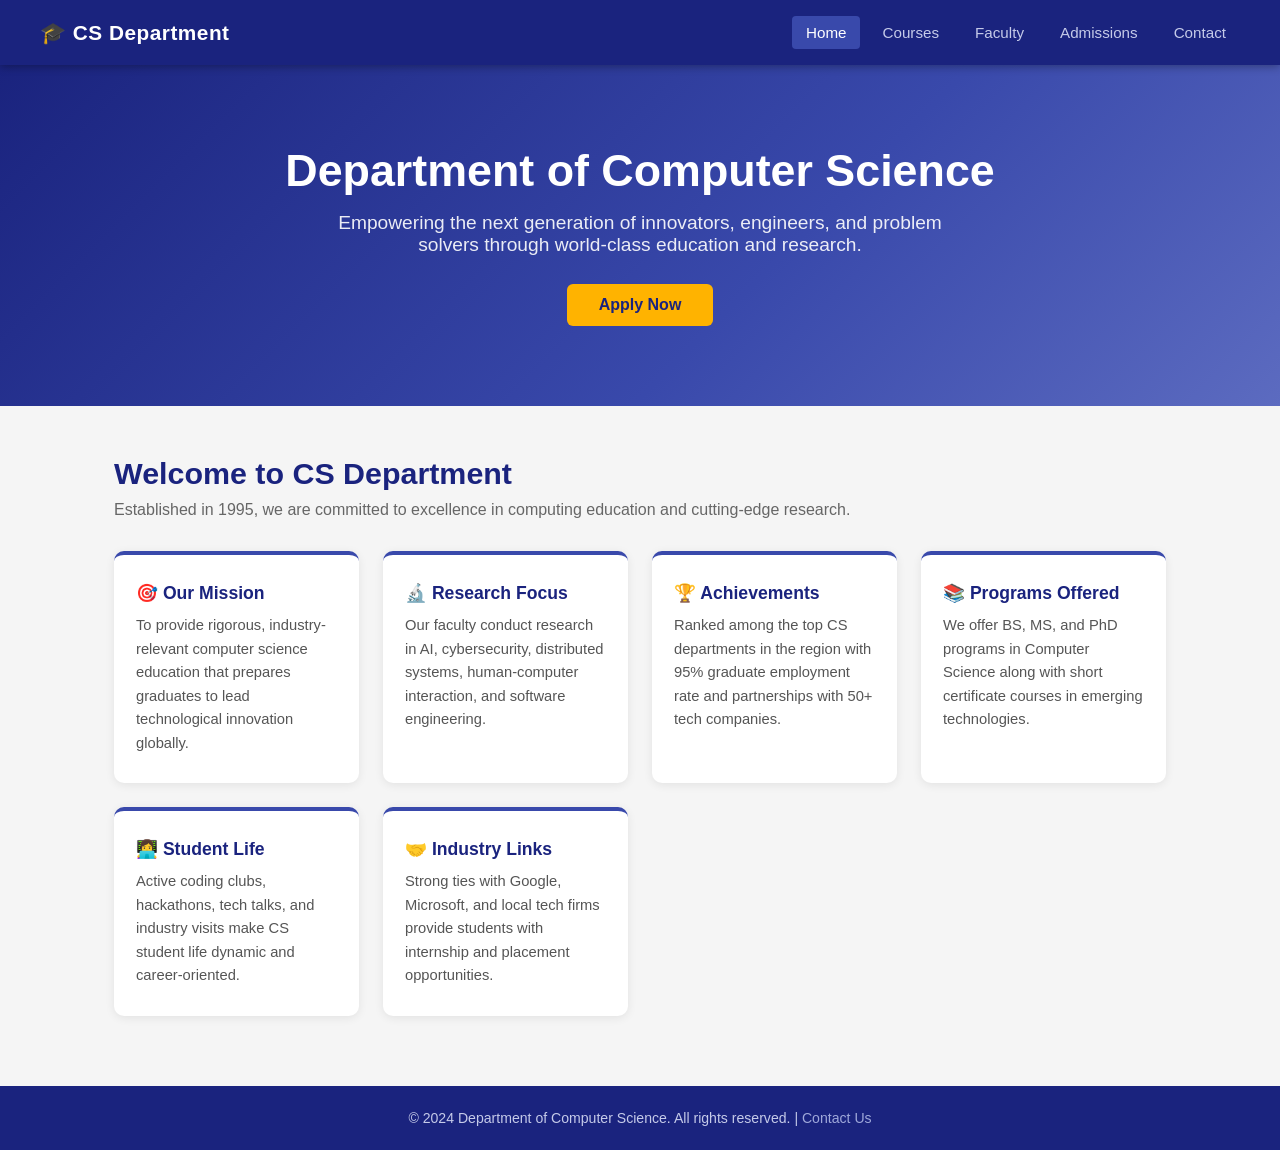
<file: src/index.html>
<!DOCTYPE html>
<html lang="en">
<head>
  <meta charset="UTF-8" />
  <meta name="viewport" content="width=device-width, initial-scale=1.0"/>
  <title>CS Department | Home</title>
  <link rel="stylesheet" href="css/style.css" />
</head>
<body>

<nav>
  <a class="logo" href="index.html">🎓 CS Department</a>
  <ul>
    <li><a href="index.html" class="active">Home</a></li>
    <li><a href="courses.html">Courses</a></li>
    <li><a href="faculty.html">Faculty</a></li>
    <li><a href="admissions.html">Admissions</a></li>
    <li><a href="contact.html">Contact</a></li>
  </ul>
</nav>

<div class="hero">
  <h1>Department of Computer Science</h1>
  <p>Empowering the next generation of innovators, engineers, and problem solvers through world-class education and research.</p>
  <a href="admissions.html" class="btn">Apply Now</a>
</div>

<main>
  <h2 class="section-title">Welcome to CS Department</h2>
  <p class="section-subtitle">Established in 1995, we are committed to excellence in computing education and cutting-edge research.</p>

  <div class="cards">
    <div class="card">
      <h3>🎯 Our Mission</h3>
      <p>To provide rigorous, industry-relevant computer science education that prepares graduates to lead technological innovation globally.</p>
    </div>
    <div class="card">
      <h3>🔬 Research Focus</h3>
      <p>Our faculty conduct research in AI, cybersecurity, distributed systems, human-computer interaction, and software engineering.</p>
    </div>
    <div class="card">
      <h3>🏆 Achievements</h3>
      <p>Ranked among the top CS departments in the region with 95% graduate employment rate and partnerships with 50+ tech companies.</p>
    </div>
    <div class="card">
      <h3>📚 Programs Offered</h3>
      <p>We offer BS, MS, and PhD programs in Computer Science along with short certificate courses in emerging technologies.</p>
    </div>
    <div class="card">
      <h3>👩‍💻 Student Life</h3>
      <p>Active coding clubs, hackathons, tech talks, and industry visits make CS student life dynamic and career-oriented.</p>
    </div>
    <div class="card">
      <h3>🤝 Industry Links</h3>
      <p>Strong ties with Google, Microsoft, and local tech firms provide students with internship and placement opportunities.</p>
    </div>
  </div>
</main>

<footer>
  <p>© 2024 Department of Computer Science. All rights reserved. |
    <a href="contact.html">Contact Us</a>
  </p>
</footer>

</body>
</html>
</file>
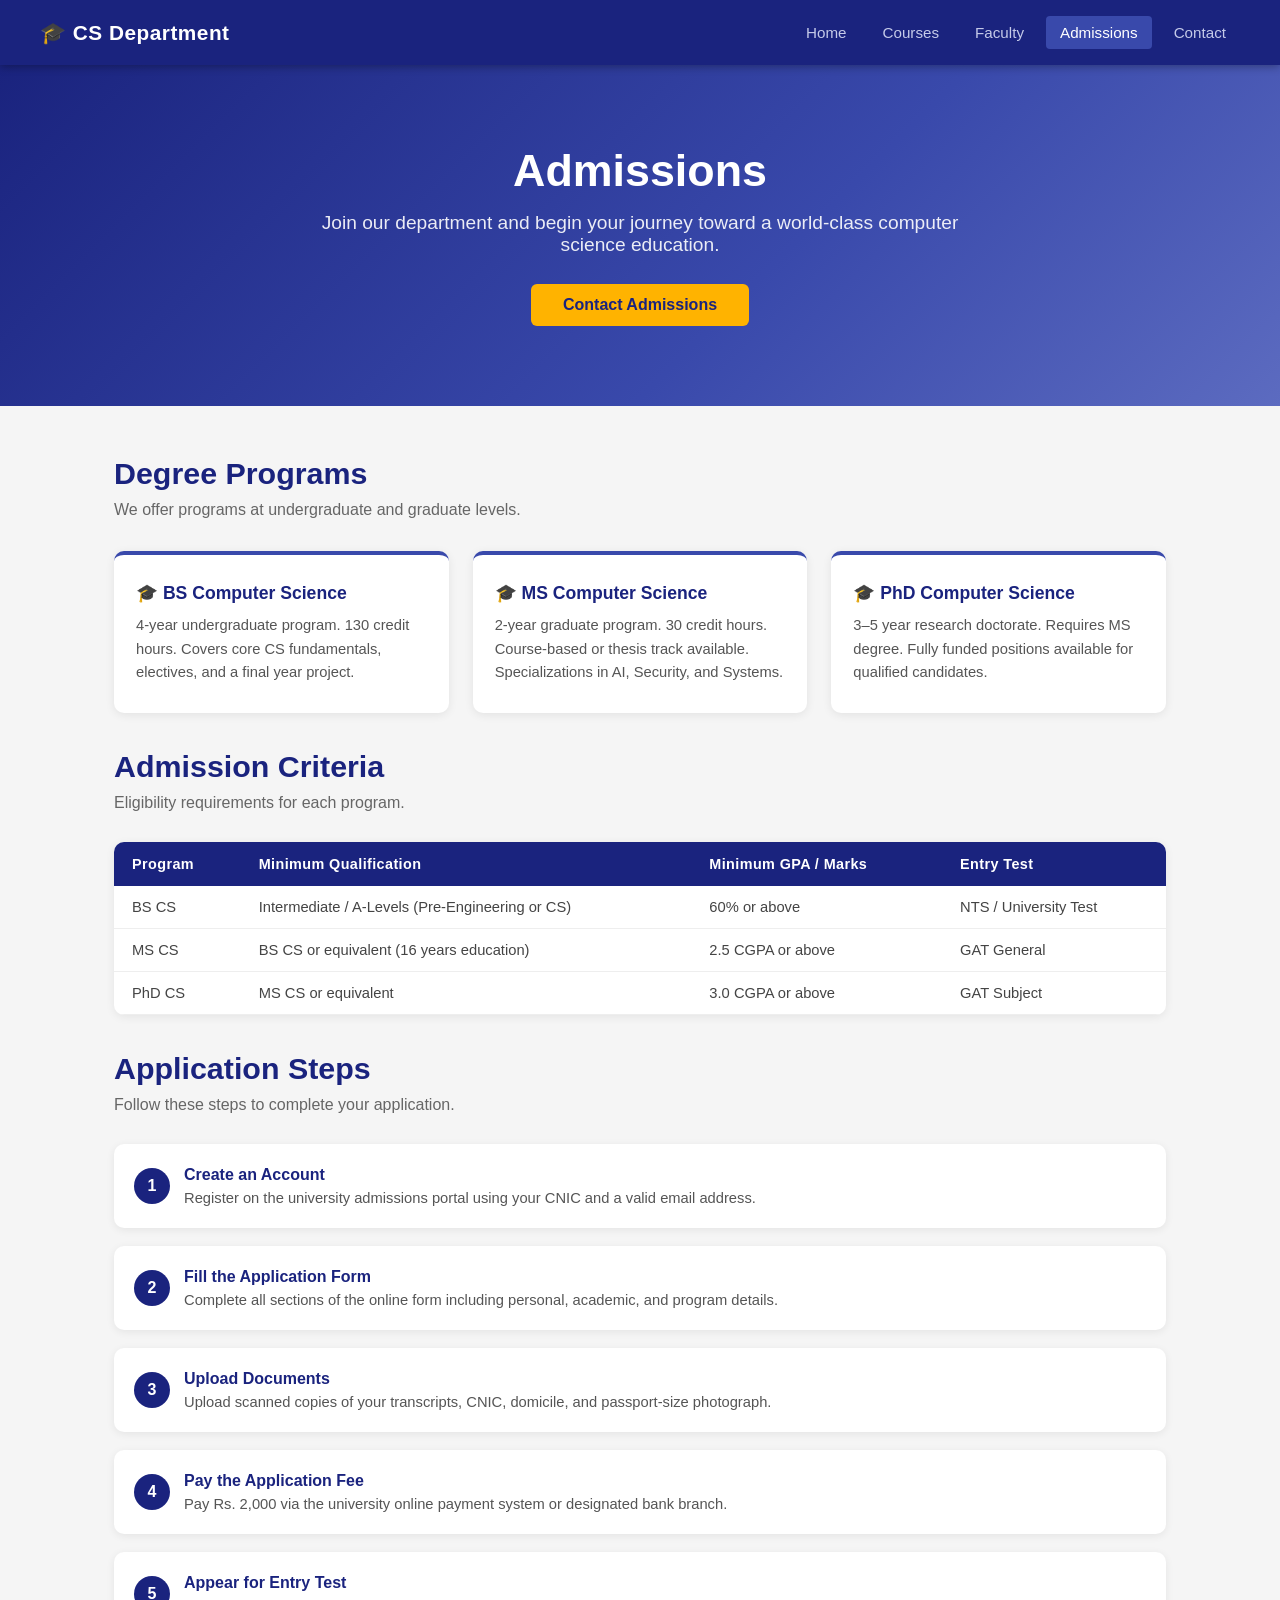
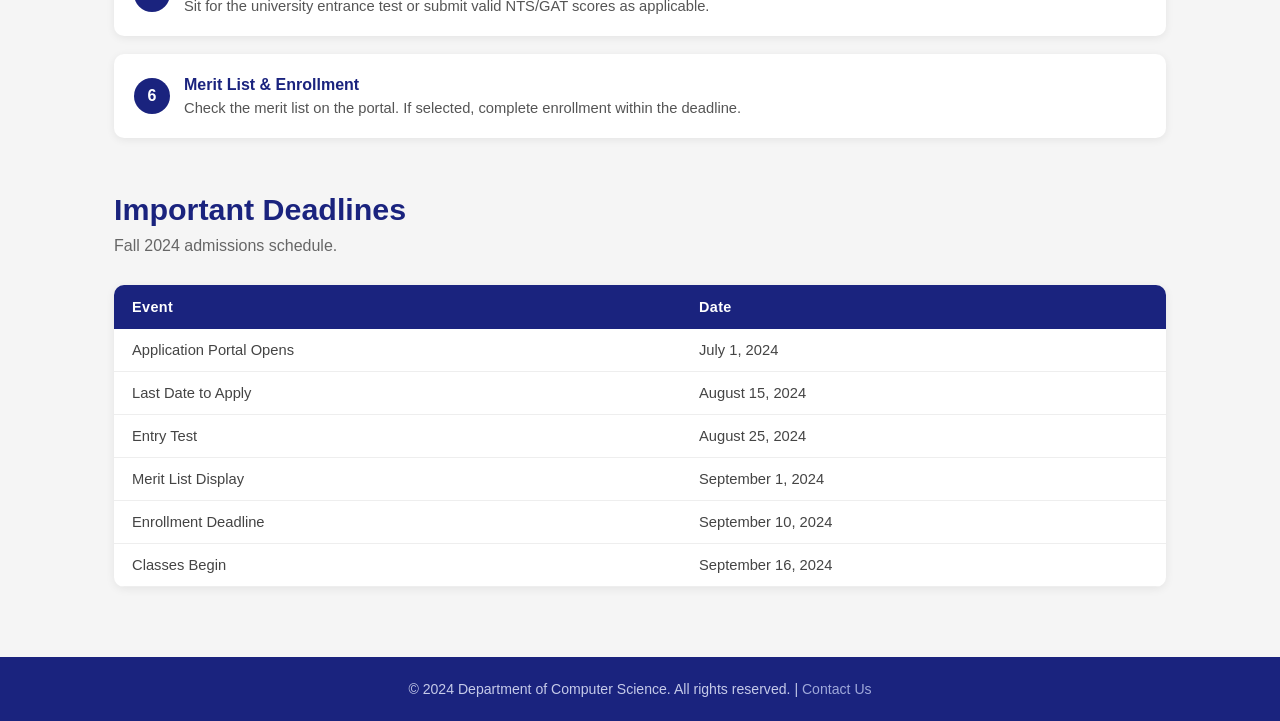
<file: src/admissions.html>
<!DOCTYPE html>
<html lang="en">
<head>
  <meta charset="UTF-8" />
  <meta name="viewport" content="width=device-width, initial-scale=1.0"/>
  <title>CS Department | Admissions</title>
  <link rel="stylesheet" href="css/style.css" />
</head>
<body>

<nav>
  <a class="logo" href="index.html">🎓 CS Department</a>
  <ul>
    <li><a href="index.html">Home</a></li>
    <li><a href="courses.html">Courses</a></li>
    <li><a href="faculty.html">Faculty</a></li>
    <li><a href="admissions.html" class="active">Admissions</a></li>
    <li><a href="contact.html">Contact</a></li>
  </ul>
</nav>

<div class="hero">
  <h1>Admissions</h1>
  <p>Join our department and begin your journey toward a world-class computer science education.</p>
  <a href="contact.html" class="btn">Contact Admissions</a>
</div>

<main>
  <h2 class="section-title">Degree Programs</h2>
  <p class="section-subtitle">We offer programs at undergraduate and graduate levels.</p>

  <div class="cards">
    <div class="card">
      <h3>🎓 BS Computer Science</h3>
      <p>4-year undergraduate program. 130 credit hours. Covers core CS fundamentals, electives, and a final year project.</p>
    </div>
    <div class="card">
      <h3>🎓 MS Computer Science</h3>
      <p>2-year graduate program. 30 credit hours. Course-based or thesis track available. Specializations in AI, Security, and Systems.</p>
    </div>
    <div class="card">
      <h3>🎓 PhD Computer Science</h3>
      <p>3–5 year research doctorate. Requires MS degree. Fully funded positions available for qualified candidates.</p>
    </div>
  </div>

  <br><br>
  <h2 class="section-title">Admission Criteria</h2>
  <p class="section-subtitle">Eligibility requirements for each program.</p>

  <table>
    <thead>
      <tr>
        <th>Program</th>
        <th>Minimum Qualification</th>
        <th>Minimum GPA / Marks</th>
        <th>Entry Test</th>
      </tr>
    </thead>
    <tbody>
      <tr><td>BS CS</td><td>Intermediate / A-Levels (Pre-Engineering or CS)</td><td>60% or above</td><td>NTS / University Test</td></tr>
      <tr><td>MS CS</td><td>BS CS or equivalent (16 years education)</td><td>2.5 CGPA or above</td><td>GAT General</td></tr>
      <tr><td>PhD CS</td><td>MS CS or equivalent</td><td>3.0 CGPA or above</td><td>GAT Subject</td></tr>
    </tbody>
  </table>

  <br><br>
  <h2 class="section-title">Application Steps</h2>
  <p class="section-subtitle">Follow these steps to complete your application.</p>

  <div class="steps">
    <div class="step">
      <h4>Create an Account</h4>
      <p>Register on the university admissions portal using your CNIC and a valid email address.</p>
    </div>
    <div class="step">
      <h4>Fill the Application Form</h4>
      <p>Complete all sections of the online form including personal, academic, and program details.</p>
    </div>
    <div class="step">
      <h4>Upload Documents</h4>
      <p>Upload scanned copies of your transcripts, CNIC, domicile, and passport-size photograph.</p>
    </div>
    <div class="step">
      <h4>Pay the Application Fee</h4>
      <p>Pay Rs. 2,000 via the university online payment system or designated bank branch.</p>
    </div>
    <div class="step">
      <h4>Appear for Entry Test</h4>
      <p>Sit for the university entrance test or submit valid NTS/GAT scores as applicable.</p>
    </div>
    <div class="step">
      <h4>Merit List & Enrollment</h4>
      <p>Check the merit list on the portal. If selected, complete enrollment within the deadline.</p>
    </div>
  </div>

  <br><br>
  <h2 class="section-title">Important Deadlines</h2>
  <p class="section-subtitle">Fall 2024 admissions schedule.</p>

  <table>
    <thead>
      <tr><th>Event</th><th>Date</th></tr>
    </thead>
    <tbody>
      <tr><td>Application Portal Opens</td><td>July 1, 2024</td></tr>
      <tr><td>Last Date to Apply</td><td>August 15, 2024</td></tr>
      <tr><td>Entry Test</td><td>August 25, 2024</td></tr>
      <tr><td>Merit List Display</td><td>September 1, 2024</td></tr>
      <tr><td>Enrollment Deadline</td><td>September 10, 2024</td></tr>
      <tr><td>Classes Begin</td><td>September 16, 2024</td></tr>
    </tbody>
  </table>
</main>

<footer>
  <p>© 2024 Department of Computer Science. All rights reserved. |
    <a href="contact.html">Contact Us</a>
  </p>
</footer>

</body>
</html>
</file>
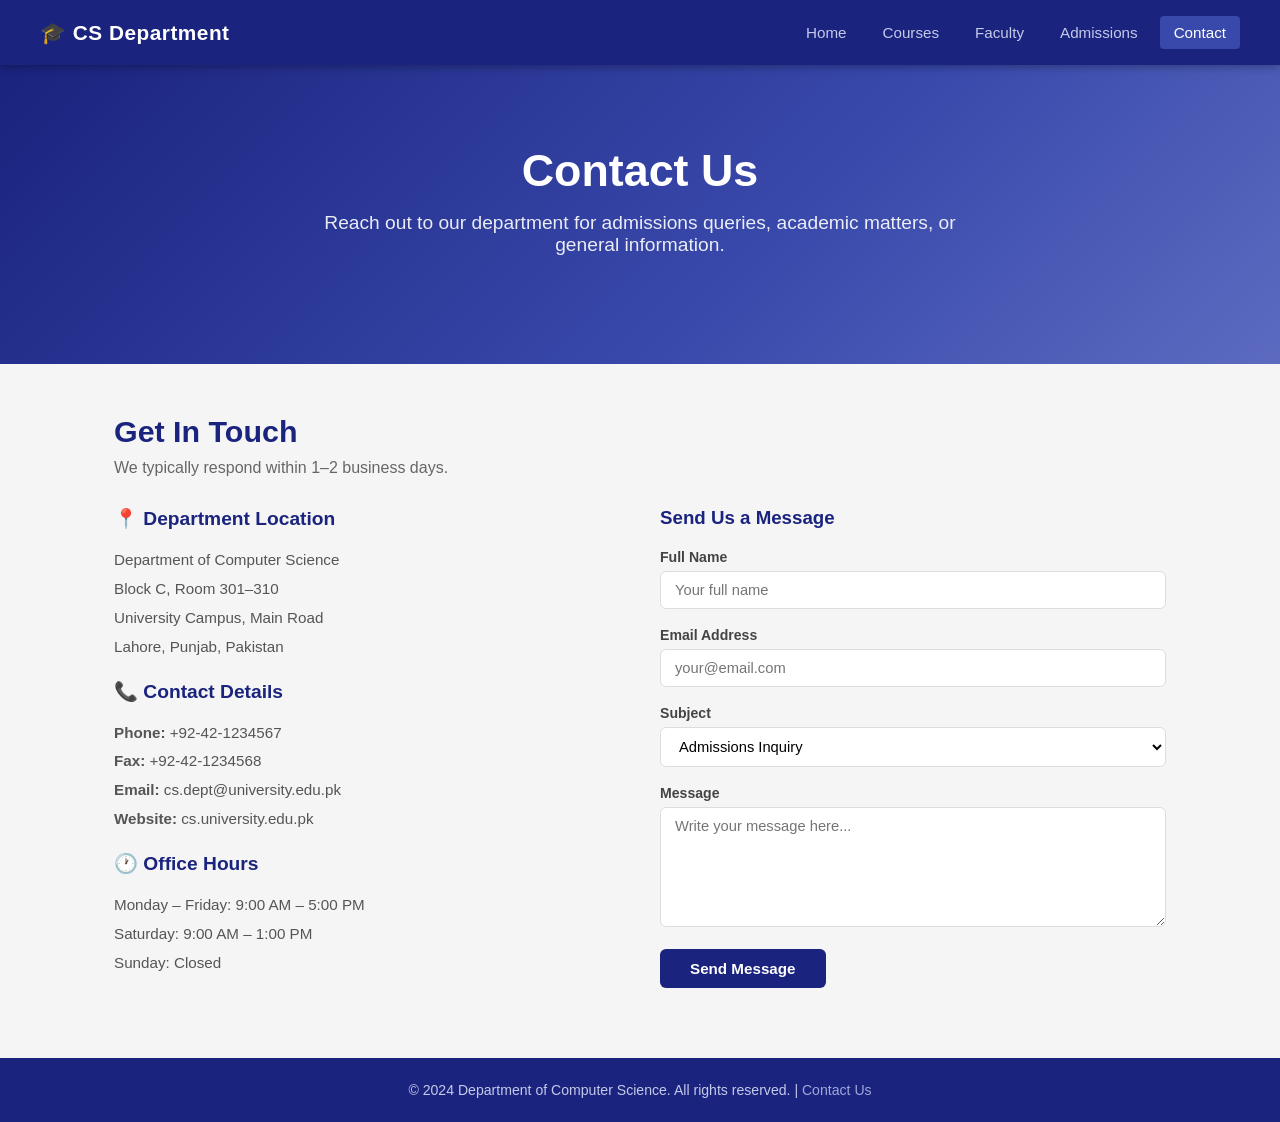
<file: src/contact.html>
<!DOCTYPE html>
<html lang="en">
<head>
  <meta charset="UTF-8" />
  <meta name="viewport" content="width=device-width, initial-scale=1.0"/>
  <title>CS Department | Contact</title>
  <link rel="stylesheet" href="css/style.css" />
</head>
<body>

<nav>
  <a class="logo" href="index.html">🎓 CS Department</a>
  <ul>
    <li><a href="index.html">Home</a></li>
    <li><a href="courses.html">Courses</a></li>
    <li><a href="faculty.html">Faculty</a></li>
    <li><a href="admissions.html">Admissions</a></li>
    <li><a href="contact.html" class="active">Contact</a></li>
  </ul>
</nav>

<div class="hero">
  <h1>Contact Us</h1>
  <p>Reach out to our department for admissions queries, academic matters, or general information.</p>
</div>

<main>
  <h2 class="section-title">Get In Touch</h2>
  <p class="section-subtitle">We typically respond within 1–2 business days.</p>

  <div class="contact-grid">
    <div class="contact-info">
      <h3>📍 Department Location</h3>
      <p>
        Department of Computer Science<br>
        Block C, Room 301–310<br>
        University Campus, Main Road<br>
        Lahore, Punjab, Pakistan
      </p>
      <br>
      <h3>📞 Contact Details</h3>
      <p>
        <strong>Phone:</strong> +92-42-1234567<br>
        <strong>Fax:</strong> +92-42-1234568<br>
        <strong>Email:</strong> cs.dept@university.edu.pk<br>
        <strong>Website:</strong> cs.university.edu.pk
      </p>
      <br>
      <h3>🕐 Office Hours</h3>
      <p>
        Monday – Friday: 9:00 AM – 5:00 PM<br>
        Saturday: 9:00 AM – 1:00 PM<br>
        Sunday: Closed
      </p>
    </div>

    <div class="contact-form">
      <h3 style="color:#1a237e; margin-bottom:20px;">Send Us a Message</h3>
      <div class="form-group">
        <label>Full Name</label>
        <input type="text" placeholder="Your full name" />
      </div>
      <div class="form-group">
        <label>Email Address</label>
        <input type="email" placeholder="your@email.com" />
      </div>
      <div class="form-group">
        <label>Subject</label>
        <select>
          <option>Admissions Inquiry</option>
          <option>Academic Matter</option>
          <option>Fee / Finance</option>
          <option>Research Collaboration</option>
          <option>General Information</option>
        </select>
      </div>
      <div class="form-group">
        <label>Message</label>
        <textarea placeholder="Write your message here..."></textarea>
      </div>
      <button type="button">Send Message</button>
    </div>
  </div>
</main>

<footer>
  <p>© 2024 Department of Computer Science. All rights reserved. |
    <a href="contact.html">Contact Us</a>
  </p>
</footer>

</body>
</html>
</file>
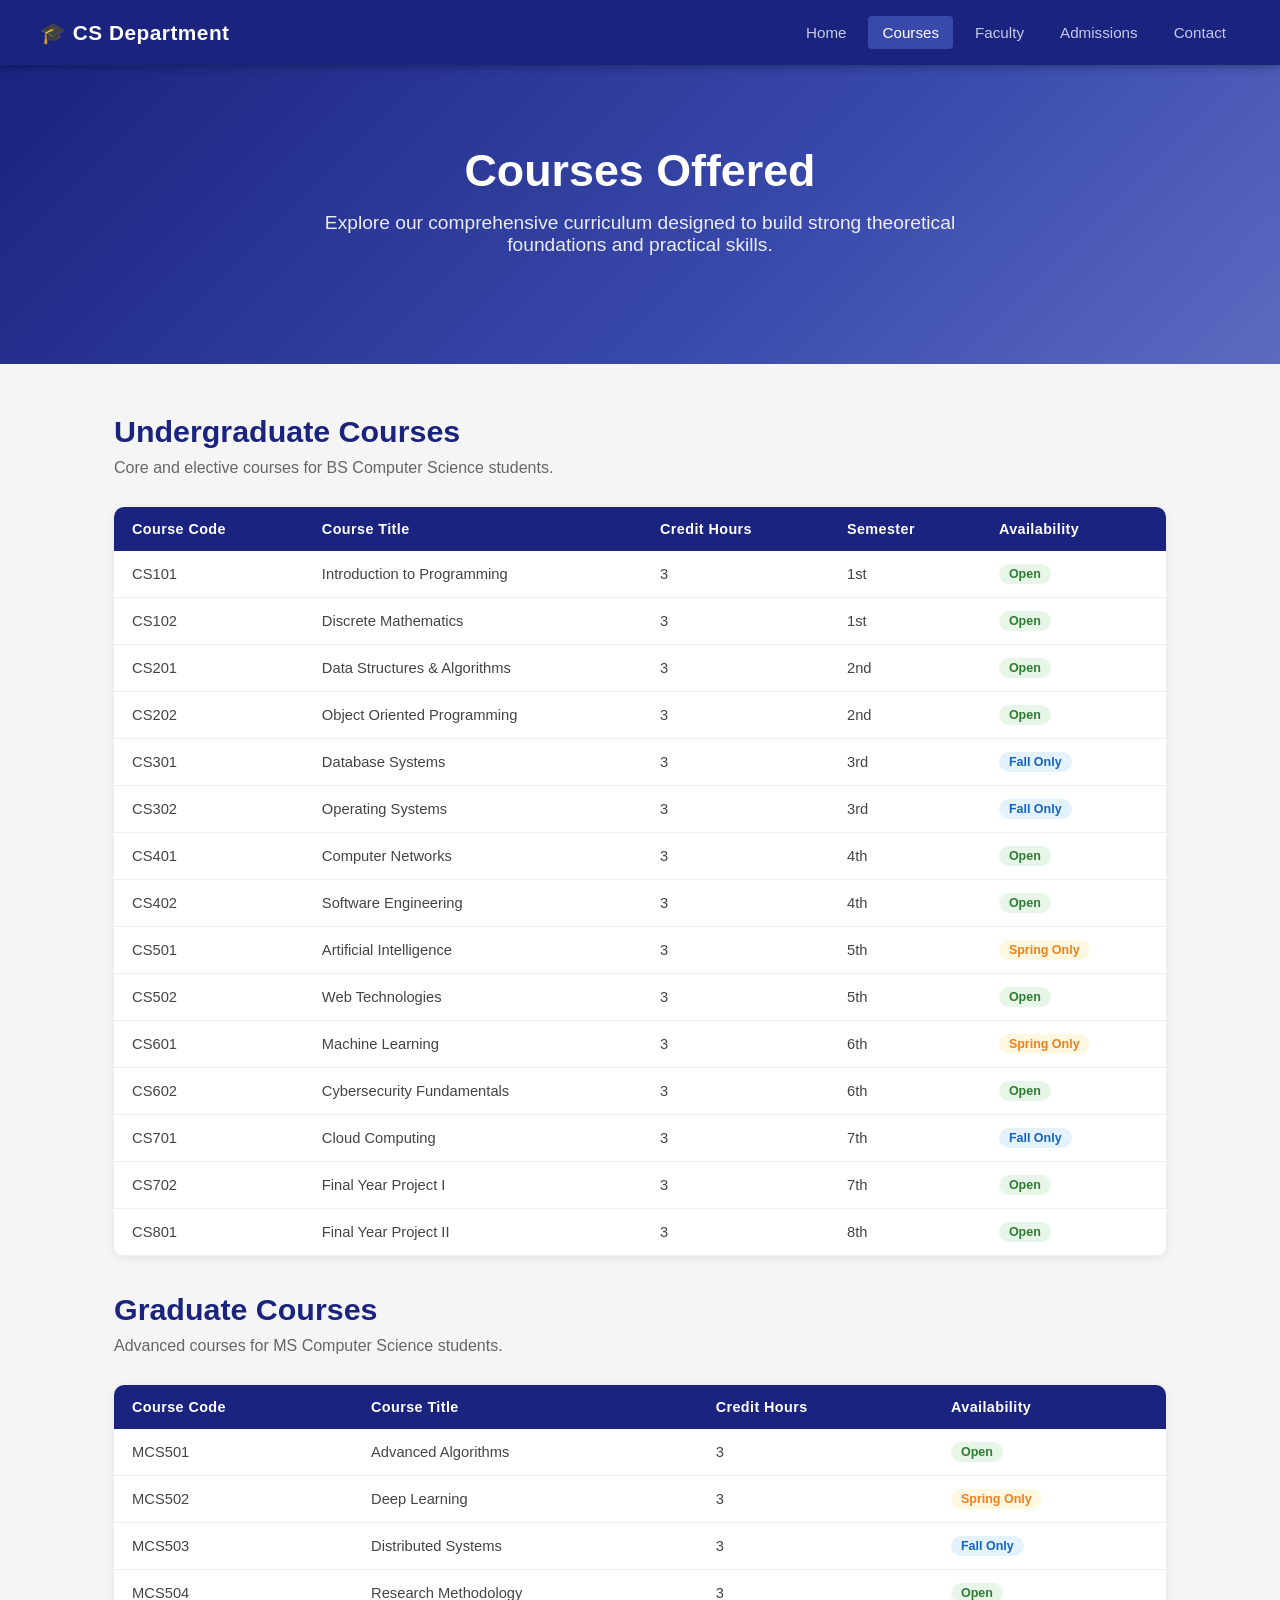
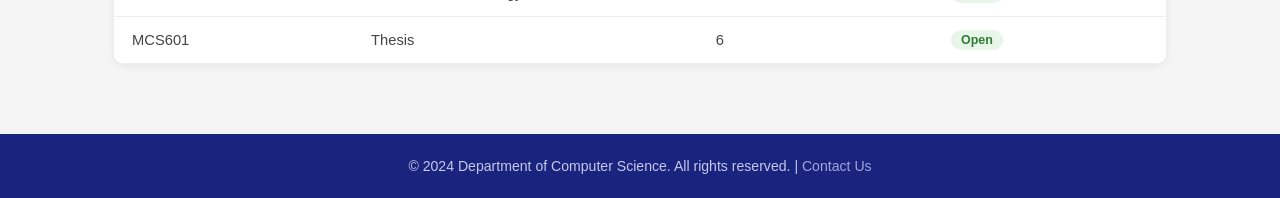
<file: src/courses.html>
<!DOCTYPE html>
<html lang="en">
<head>
  <meta charset="UTF-8" />
  <meta name="viewport" content="width=device-width, initial-scale=1.0"/>
  <title>CS Department | Courses</title>
  <link rel="stylesheet" href="css/style.css" />
</head>
<body>

<nav>
  <a class="logo" href="index.html">🎓 CS Department</a>
  <ul>
    <li><a href="index.html">Home</a></li>
    <li><a href="courses.html" class="active">Courses</a></li>
    <li><a href="faculty.html">Faculty</a></li>
    <li><a href="admissions.html">Admissions</a></li>
    <li><a href="contact.html">Contact</a></li>
  </ul>
</nav>

<div class="hero">
  <h1>Courses Offered</h1>
  <p>Explore our comprehensive curriculum designed to build strong theoretical foundations and practical skills.</p>
</div>

<main>
  <h2 class="section-title">Undergraduate Courses</h2>
  <p class="section-subtitle">Core and elective courses for BS Computer Science students.</p>

  <table>
    <thead>
      <tr>
        <th>Course Code</th>
        <th>Course Title</th>
        <th>Credit Hours</th>
        <th>Semester</th>
        <th>Availability</th>
      </tr>
    </thead>
    <tbody>
      <tr><td>CS101</td><td>Introduction to Programming</td><td>3</td><td>1st</td><td><span class="badge badge-green">Open</span></td></tr>
      <tr><td>CS102</td><td>Discrete Mathematics</td><td>3</td><td>1st</td><td><span class="badge badge-green">Open</span></td></tr>
      <tr><td>CS201</td><td>Data Structures & Algorithms</td><td>3</td><td>2nd</td><td><span class="badge badge-green">Open</span></td></tr>
      <tr><td>CS202</td><td>Object Oriented Programming</td><td>3</td><td>2nd</td><td><span class="badge badge-green">Open</span></td></tr>
      <tr><td>CS301</td><td>Database Systems</td><td>3</td><td>3rd</td><td><span class="badge badge-blue">Fall Only</span></td></tr>
      <tr><td>CS302</td><td>Operating Systems</td><td>3</td><td>3rd</td><td><span class="badge badge-blue">Fall Only</span></td></tr>
      <tr><td>CS401</td><td>Computer Networks</td><td>3</td><td>4th</td><td><span class="badge badge-green">Open</span></td></tr>
      <tr><td>CS402</td><td>Software Engineering</td><td>3</td><td>4th</td><td><span class="badge badge-green">Open</span></td></tr>
      <tr><td>CS501</td><td>Artificial Intelligence</td><td>3</td><td>5th</td><td><span class="badge badge-amber">Spring Only</span></td></tr>
      <tr><td>CS502</td><td>Web Technologies</td><td>3</td><td>5th</td><td><span class="badge badge-green">Open</span></td></tr>
      <tr><td>CS601</td><td>Machine Learning</td><td>3</td><td>6th</td><td><span class="badge badge-amber">Spring Only</span></td></tr>
      <tr><td>CS602</td><td>Cybersecurity Fundamentals</td><td>3</td><td>6th</td><td><span class="badge badge-green">Open</span></td></tr>
      <tr><td>CS701</td><td>Cloud Computing</td><td>3</td><td>7th</td><td><span class="badge badge-blue">Fall Only</span></td></tr>
      <tr><td>CS702</td><td>Final Year Project I</td><td>3</td><td>7th</td><td><span class="badge badge-green">Open</span></td></tr>
      <tr><td>CS801</td><td>Final Year Project II</td><td>3</td><td>8th</td><td><span class="badge badge-green">Open</span></td></tr>
    </tbody>
  </table>

  <br><br>
  <h2 class="section-title">Graduate Courses</h2>
  <p class="section-subtitle">Advanced courses for MS Computer Science students.</p>

  <table>
    <thead>
      <tr>
        <th>Course Code</th>
        <th>Course Title</th>
        <th>Credit Hours</th>
        <th>Availability</th>
      </tr>
    </thead>
    <tbody>
      <tr><td>MCS501</td><td>Advanced Algorithms</td><td>3</td><td><span class="badge badge-green">Open</span></td></tr>
      <tr><td>MCS502</td><td>Deep Learning</td><td>3</td><td><span class="badge badge-amber">Spring Only</span></td></tr>
      <tr><td>MCS503</td><td>Distributed Systems</td><td>3</td><td><span class="badge badge-blue">Fall Only</span></td></tr>
      <tr><td>MCS504</td><td>Research Methodology</td><td>3</td><td><span class="badge badge-green">Open</span></td></tr>
      <tr><td>MCS601</td><td>Thesis</td><td>6</td><td><span class="badge badge-green">Open</span></td></tr>
    </tbody>
  </table>
</main>

<footer>
  <p>© 2024 Department of Computer Science. All rights reserved. |
    <a href="contact.html">Contact Us</a>
  </p>
</footer>

</body>
</html>
</file>
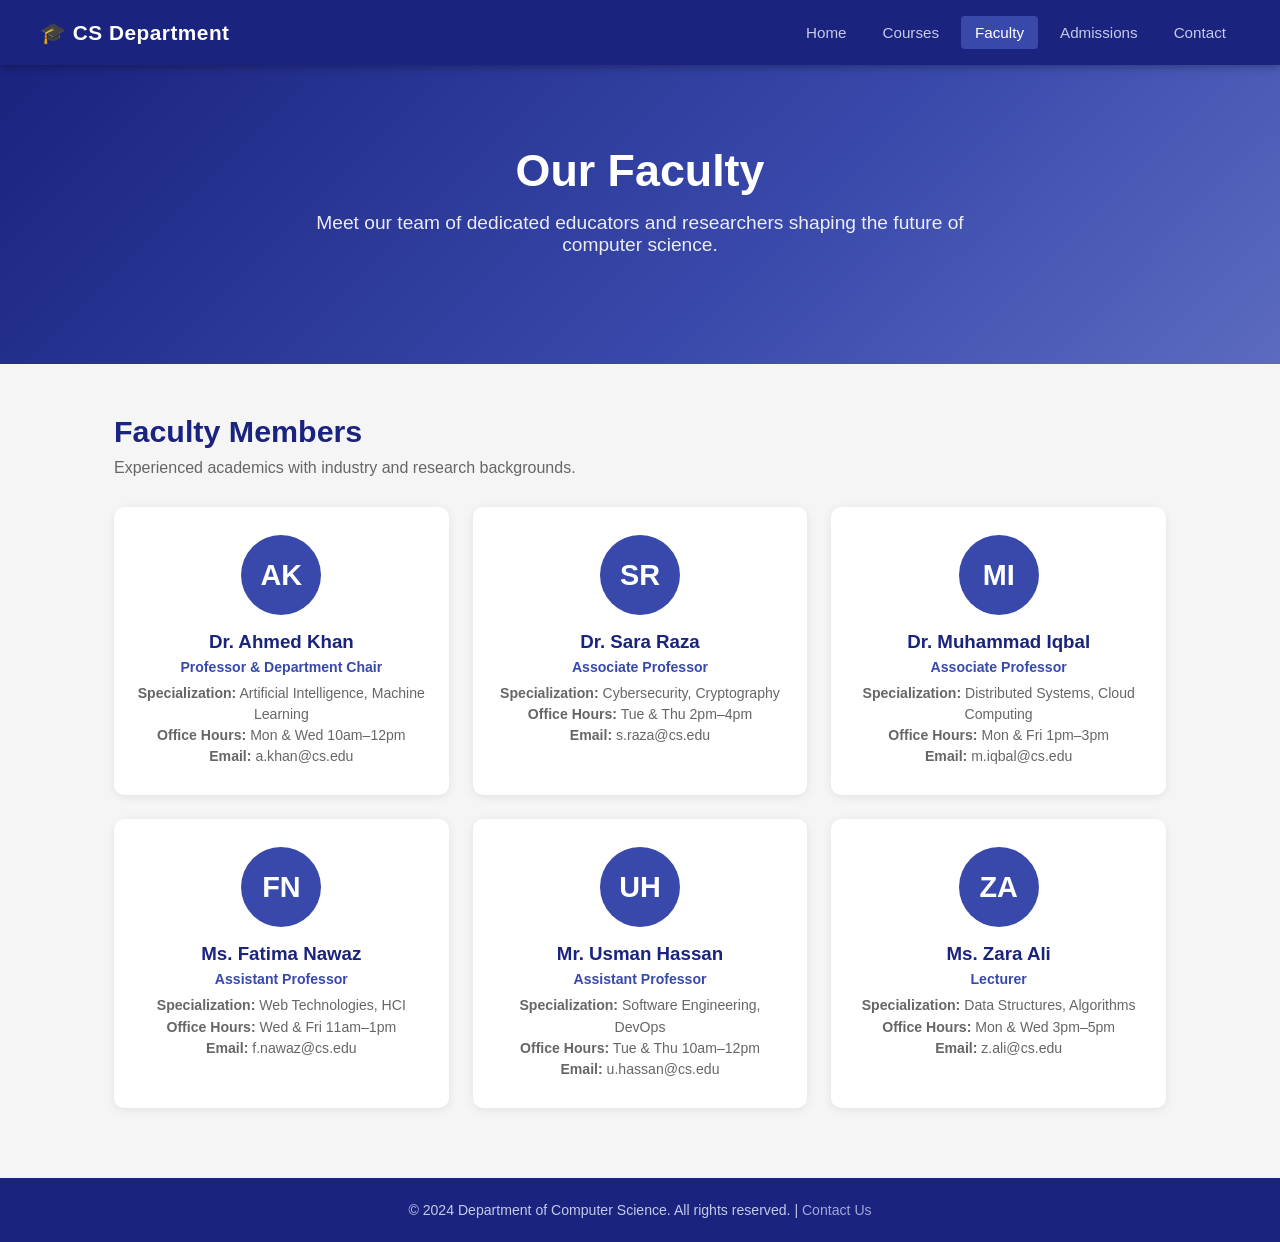
<file: src/faculty.html>
<!DOCTYPE html>
<html lang="en">
<head>
  <meta charset="UTF-8" />
  <meta name="viewport" content="width=device-width, initial-scale=1.0"/>
  <title>CS Department | Faculty</title>
  <link rel="stylesheet" href="css/style.css" />
</head>
<body>

<nav>
  <a class="logo" href="index.html">🎓 CS Department</a>
  <ul>
    <li><a href="index.html">Home</a></li>
    <li><a href="courses.html">Courses</a></li>
    <li><a href="faculty.html" class="active">Faculty</a></li>
    <li><a href="admissions.html">Admissions</a></li>
    <li><a href="contact.html">Contact</a></li>
  </ul>
</nav>

<div class="hero">
  <h1>Our Faculty</h1>
  <p>Meet our team of dedicated educators and researchers shaping the future of computer science.</p>
</div>

<main>
  <h2 class="section-title">Faculty Members</h2>
  <p class="section-subtitle">Experienced academics with industry and research backgrounds.</p>

  <div class="faculty-grid">
    <div class="faculty-card">
      <div class="avatar">AK</div>
      <h3>Dr. Ahmed Khan</h3>
      <div class="designation">Professor & Department Chair</div>
      <p><strong>Specialization:</strong> Artificial Intelligence, Machine Learning</p>
      <p><strong>Office Hours:</strong> Mon & Wed 10am–12pm</p>
      <p><strong>Email:</strong> a.khan@cs.edu</p>
    </div>
    <div class="faculty-card">
      <div class="avatar">SR</div>
      <h3>Dr. Sara Raza</h3>
      <div class="designation">Associate Professor</div>
      <p><strong>Specialization:</strong> Cybersecurity, Cryptography</p>
      <p><strong>Office Hours:</strong> Tue & Thu 2pm–4pm</p>
      <p><strong>Email:</strong> s.raza@cs.edu</p>
    </div>
    <div class="faculty-card">
      <div class="avatar">MI</div>
      <h3>Dr. Muhammad Iqbal</h3>
      <div class="designation">Associate Professor</div>
      <p><strong>Specialization:</strong> Distributed Systems, Cloud Computing</p>
      <p><strong>Office Hours:</strong> Mon & Fri 1pm–3pm</p>
      <p><strong>Email:</strong> m.iqbal@cs.edu</p>
    </div>
    <div class="faculty-card">
      <div class="avatar">FN</div>
      <h3>Ms. Fatima Nawaz</h3>
      <div class="designation">Assistant Professor</div>
      <p><strong>Specialization:</strong> Web Technologies, HCI</p>
      <p><strong>Office Hours:</strong> Wed & Fri 11am–1pm</p>
      <p><strong>Email:</strong> f.nawaz@cs.edu</p>
    </div>
    <div class="faculty-card">
      <div class="avatar">UH</div>
      <h3>Mr. Usman Hassan</h3>
      <div class="designation">Assistant Professor</div>
      <p><strong>Specialization:</strong> Software Engineering, DevOps</p>
      <p><strong>Office Hours:</strong> Tue & Thu 10am–12pm</p>
      <p><strong>Email:</strong> u.hassan@cs.edu</p>
    </div>
    <div class="faculty-card">
      <div class="avatar">ZA</div>
      <h3>Ms. Zara Ali</h3>
      <div class="designation">Lecturer</div>
      <p><strong>Specialization:</strong> Data Structures, Algorithms</p>
      <p><strong>Office Hours:</strong> Mon & Wed 3pm–5pm</p>
      <p><strong>Email:</strong> z.ali@cs.edu</p>
    </div>
  </div>
</main>

<footer>
  <p>© 2024 Department of Computer Science. All rights reserved. |
    <a href="contact.html">Contact Us</a>
  </p>
</footer>

</body>
</html>
</file>
<file: src/css/style.css>
* {
  margin: 0;
  padding: 0;
  box-sizing: border-box;
}

body {
  font-family: 'Segoe UI', Tahoma, Geneva, Verdana, sans-serif;
  color: #333;
  background-color: #f5f5f5;
}

/* NAVBAR */
nav {
  background-color: #1a237e;
  padding: 0 40px;
  display: flex;
  align-items: center;
  justify-content: space-between;
  height: 65px;
  position: sticky;
  top: 0;
  z-index: 100;
  box-shadow: 0 2px 8px rgba(0,0,0,0.3);
}

nav .logo {
  color: #fff;
  font-size: 1.3rem;
  font-weight: 700;
  text-decoration: none;
  letter-spacing: 0.5px;
}

nav ul {
  list-style: none;
  display: flex;
  gap: 8px;
}

nav ul li a {
  color: #c5cae9;
  text-decoration: none;
  padding: 8px 14px;
  border-radius: 4px;
  font-size: 0.95rem;
  transition: background 0.2s, color 0.2s;
}

nav ul li a:hover,
nav ul li a.active {
  background-color: #3949ab;
  color: #fff;
}

/* HERO */
.hero {
  background: linear-gradient(135deg, #1a237e 0%, #3949ab 60%, #5c6bc0 100%);
  color: white;
  padding: 80px 40px;
  text-align: center;
}

.hero h1 {
  font-size: 2.8rem;
  margin-bottom: 16px;
  font-weight: 800;
}

.hero p {
  font-size: 1.2rem;
  max-width: 650px;
  margin: 0 auto 28px;
  opacity: 0.9;
}

.hero .btn {
  background-color: #ffb300;
  color: #1a237e;
  padding: 12px 32px;
  border-radius: 6px;
  text-decoration: none;
  font-weight: 700;
  font-size: 1rem;
  transition: background 0.2s;
  display: inline-block;
}

.hero .btn:hover {
  background-color: #ffa000;
}

/* MAIN CONTENT */
main {
  max-width: 1100px;
  margin: 50px auto;
  padding: 0 24px;
}

/* CARDS */
.cards {
  display: grid;
  grid-template-columns: repeat(auto-fit, minmax(240px, 1fr));
  gap: 24px;
  margin-top: 32px;
}

.card {
  background: #fff;
  border-radius: 10px;
  padding: 28px 22px;
  box-shadow: 0 2px 10px rgba(0,0,0,0.08);
  border-top: 4px solid #3949ab;
  transition: transform 0.2s, box-shadow 0.2s;
}

.card:hover {
  transform: translateY(-4px);
  box-shadow: 0 6px 18px rgba(0,0,0,0.12);
}

.card h3 {
  color: #1a237e;
  margin-bottom: 10px;
  font-size: 1.1rem;
}

.card p {
  font-size: 0.92rem;
  line-height: 1.6;
  color: #555;
}

/* SECTION TITLES */
.section-title {
  font-size: 1.9rem;
  color: #1a237e;
  margin-bottom: 10px;
  font-weight: 700;
}

.section-subtitle {
  color: #666;
  font-size: 1rem;
  margin-bottom: 30px;
}

/* TABLE */
table {
  width: 100%;
  border-collapse: collapse;
  background: #fff;
  border-radius: 10px;
  overflow: hidden;
  box-shadow: 0 2px 10px rgba(0,0,0,0.07);
  margin-top: 20px;
}

thead {
  background-color: #1a237e;
  color: white;
}

thead th {
  padding: 14px 18px;
  text-align: left;
  font-size: 0.9rem;
  letter-spacing: 0.4px;
}

tbody tr {
  border-bottom: 1px solid #eee;
  transition: background 0.15s;
}

tbody tr:hover {
  background-color: #e8eaf6;
}

tbody td {
  padding: 13px 18px;
  font-size: 0.92rem;
  color: #444;
}

/* FACULTY CARDS */
.faculty-grid {
  display: grid;
  grid-template-columns: repeat(auto-fit, minmax(260px, 1fr));
  gap: 24px;
  margin-top: 30px;
}

.faculty-card {
  background: #fff;
  border-radius: 10px;
  padding: 28px 22px;
  box-shadow: 0 2px 10px rgba(0,0,0,0.08);
  text-align: center;
}

.faculty-card .avatar {
  width: 80px;
  height: 80px;
  border-radius: 50%;
  background-color: #3949ab;
  color: white;
  font-size: 1.8rem;
  font-weight: 700;
  display: flex;
  align-items: center;
  justify-content: center;
  margin: 0 auto 16px;
}

.faculty-card h3 {
  color: #1a237e;
  margin-bottom: 6px;
}

.faculty-card .designation {
  color: #3949ab;
  font-size: 0.88rem;
  font-weight: 600;
  margin-bottom: 8px;
}

.faculty-card p {
  font-size: 0.88rem;
  color: #666;
  line-height: 1.5;
}

/* CONTACT FORM */
.contact-grid {
  display: grid;
  grid-template-columns: 1fr 1fr;
  gap: 40px;
  margin-top: 30px;
}

.contact-info h3 {
  color: #1a237e;
  margin-bottom: 16px;
  font-size: 1.2rem;
}

.contact-info p {
  font-size: 0.95rem;
  line-height: 1.9;
  color: #555;
}

.contact-form .form-group {
  margin-bottom: 18px;
}

.contact-form label {
  display: block;
  font-size: 0.88rem;
  font-weight: 600;
  color: #444;
  margin-bottom: 6px;
}

.contact-form input,
.contact-form textarea,
.contact-form select {
  width: 100%;
  padding: 10px 14px;
  border: 1px solid #ddd;
  border-radius: 6px;
  font-size: 0.92rem;
  font-family: inherit;
  transition: border 0.2s;
  background: #fff;
}

.contact-form input:focus,
.contact-form textarea:focus,
.contact-form select:focus {
  outline: none;
  border-color: #3949ab;
}

.contact-form textarea {
  height: 120px;
  resize: vertical;
}

.contact-form button {
  background-color: #1a237e;
  color: white;
  border: none;
  padding: 11px 30px;
  border-radius: 6px;
  font-size: 0.95rem;
  font-weight: 600;
  cursor: pointer;
  transition: background 0.2s;
}

.contact-form button:hover {
  background-color: #3949ab;
}

/* BADGE */
.badge {
  display: inline-block;
  padding: 3px 10px;
  border-radius: 12px;
  font-size: 0.78rem;
  font-weight: 600;
}

.badge-green { background: #e8f5e9; color: #2e7d32; }
.badge-blue  { background: #e3f2fd; color: #1565c0; }
.badge-amber { background: #fff8e1; color: #f57f17; }

/* FOOTER */
footer {
  background-color: #1a237e;
  color: #c5cae9;
  text-align: center;
  padding: 24px 40px;
  margin-top: 70px;
  font-size: 0.88rem;
}

footer a {
  color: #9fa8da;
  text-decoration: none;
}

footer a:hover {
  color: #fff;
}

/* ADMISSIONS STEPS */
.steps {
  counter-reset: step-counter;
  margin-top: 30px;
}

.step {
  background: #fff;
  border-radius: 10px;
  padding: 22px 22px 22px 70px;
  margin-bottom: 18px;
  box-shadow: 0 2px 8px rgba(0,0,0,0.07);
  position: relative;
}

.step::before {
  counter-increment: step-counter;
  content: counter(step-counter);
  position: absolute;
  left: 20px;
  top: 50%;
  transform: translateY(-50%);
  background-color: #1a237e;
  color: white;
  width: 36px;
  height: 36px;
  border-radius: 50%;
  display: flex;
  align-items: center;
  justify-content: center;
  font-weight: 700;
  font-size: 1rem;
}

.step h4 {
  color: #1a237e;
  margin-bottom: 6px;
}

.step p {
  font-size: 0.92rem;
  color: #555;
}

@media (max-width: 768px) {
  .hero h1 { font-size: 1.9rem; }
  .contact-grid { grid-template-columns: 1fr; }
  nav ul { gap: 2px; }
  nav ul li a { padding: 6px 8px; font-size: 0.82rem; }
}
</file>
